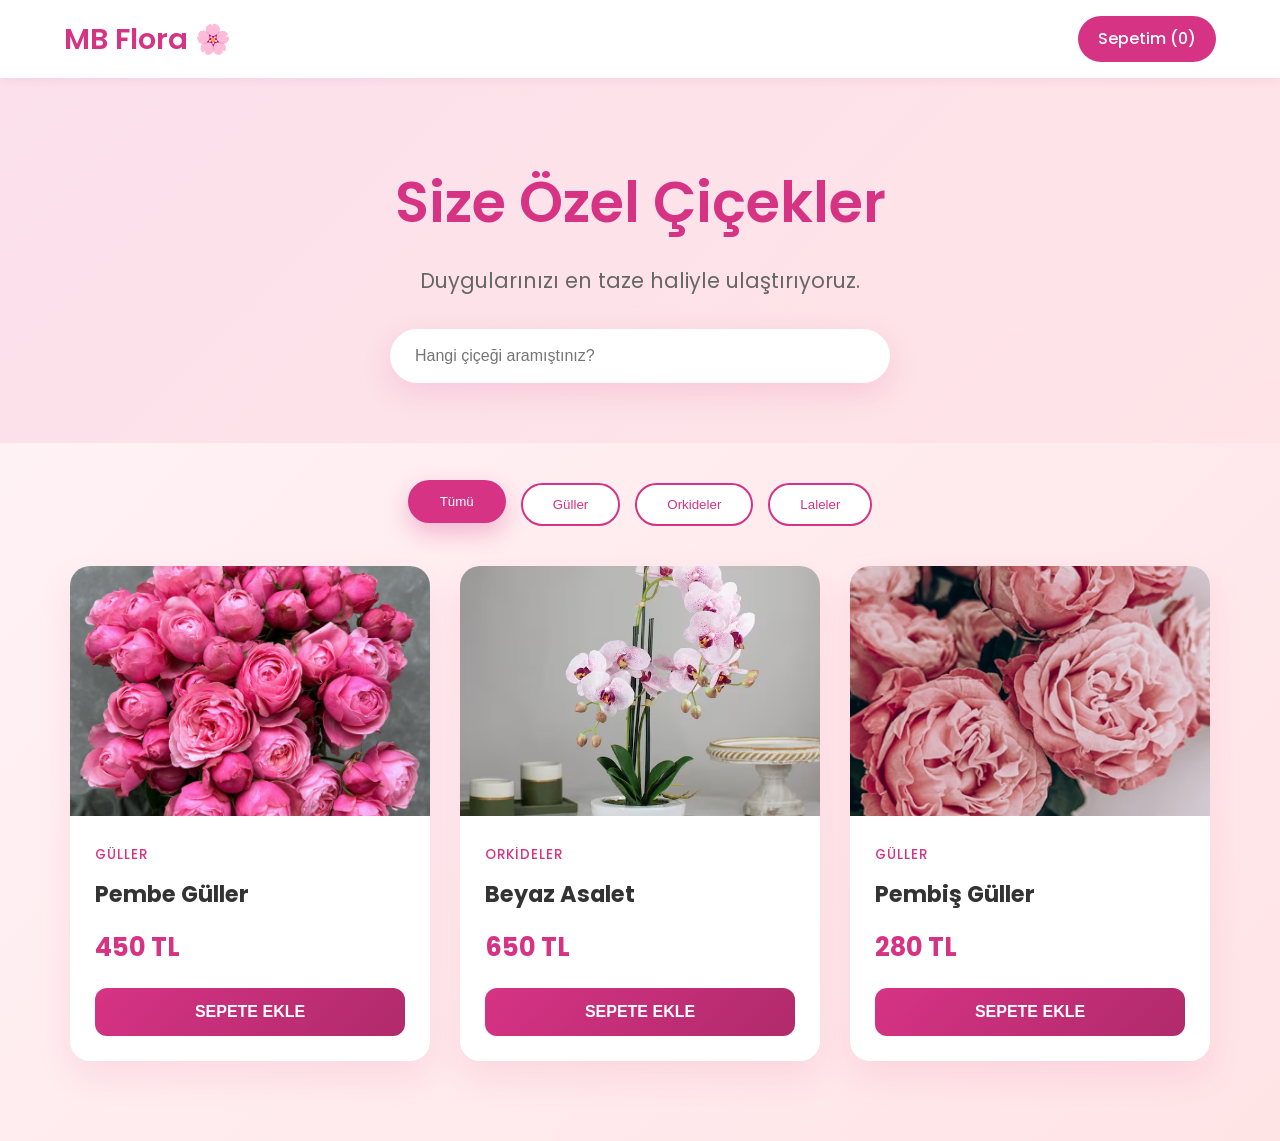
<file: index/index.html>
<!DOCTYPE html>
<html lang="tr">
<head>
    <meta charset="UTF-8">
    <title>MB Flora | Güvenilir Katalog</title>
    <link href="https://fonts.googleapis.com/css2?family=Poppins:wght@300;400;600&display=swap" rel="stylesheet">
    <link rel="stylesheet" href="style.css">
</head>
<body>

<nav>
    <div class="logo">
        <a href="index.html">MB Flora 🌸</a>
    </div>
    <div class="nav-links">
        <div id="cart-btn" onclick="toggleCart()">Sepetim (0)</div>
    </div>
</nav>

<div class="hero-section">
    <h1>Size Özel Çiçekler</h1>
    <p>Duygularınızı en taze haliyle ulaştırıyoruz.</p>
    
    <div class="search-wrapper">
        <input type="text" id="product-search" placeholder="Hangi çiçeği aramıştınız?" onkeyup="searchProducts()">
    </div>
</div>

<div class="categories">
    <button class="cat-btn active" onclick="filterData('all', this)">Tümü</button>
    <button class="cat-btn" onclick="filterData('gul', this)">Güller</button>
    <button class="cat-btn" onclick="filterData('orkide', this)">Orkideler</button>
    <button class="cat-btn" onclick="filterData('lale', this)">Laleler</button>
</div>

<div class="product-grid">
    <div class="product-card gul">
        <div class="img-container">
            <img src="../img/rose1.jpg" class="product-img">
        </div>
        <div class="product-info">
            <small>GÜLLER</small>
            <h3>Pembe Güller</h3>
            <div class="product-price">450 TL</div>
            <button class="add-btn" onclick="buy('Pembe Güller', 450)">SEPETE EKLE</button>
        </div>
    </div>

    <div class="product-card orkide">
        <div class="img-container">
            <img src="../img/orchid1.jpg" class="product-img">
        </div>
        <div class="product-info">
            <small>ORKİDELER</small>
            <h3>Beyaz Asalet</h3>
            <div class="product-price">650 TL</div>
            <button class="add-btn" onclick="buy('Beyaz Asalet', 650)">SEPETE EKLE</button>
        </div>
    </div>

    <div class="product-card gul">
        <div class="img-container">
            <img src="../img/rose2.jpg" class="product-img">
        </div>
        <div class="product-info">
            <small>GÜLLER</small>
            <h3>Pembiş Güller</h3>
            <div class="product-price">280 TL</div>
            <button class="add-btn" onclick="buy('Pembiş Güller', 280)">SEPETE EKLE</button>
        </div>
    </div>
</div>

<div class="modal-overlay" id="overlay" onclick="toggleCart()"></div>
<div class="cart-modal" id="cartModal">
    <h2>Sepetiniz 🛒</h2>
    <div class="cart-items-list" id="cartList">
        Sepetiniz şu an boş.
    </div>
    <div id="total-price" style="font-weight: 600; margin-bottom: 15px;">Toplam: 0 TL</div>
    <button class="add-btn">Ödemeye Geç</button>
    <br>
    <button class="close-cart" onclick="toggleCart()">Kapat</button>
</div>

<script src="script.js"></script>
</body>
</html>
</file>
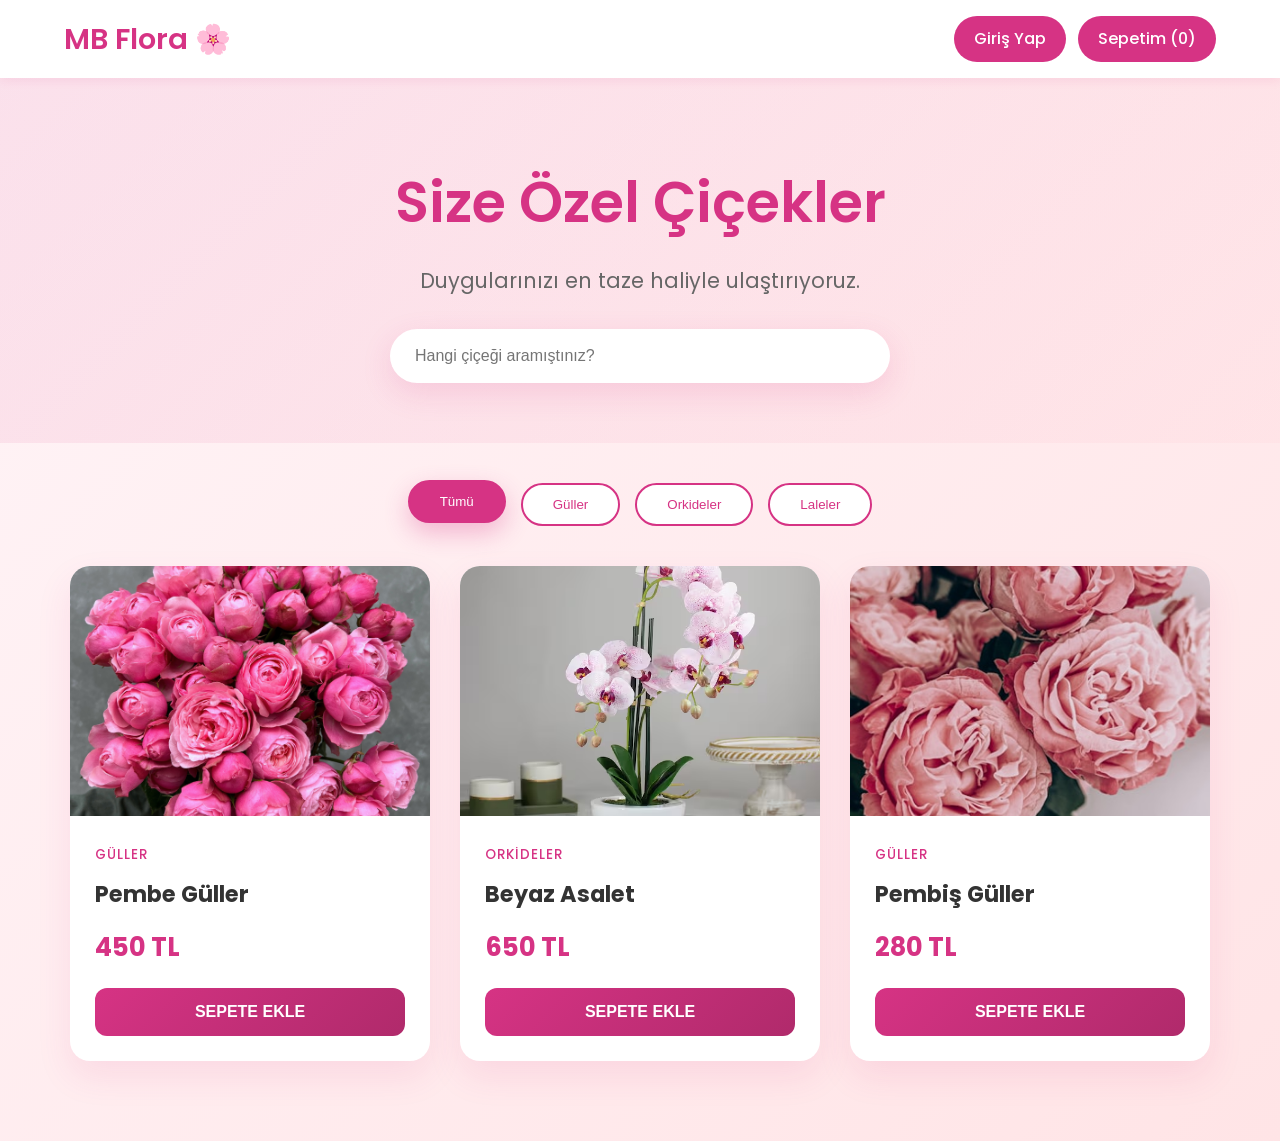
<file: Desktop/e-ticaret-projemiz-main/index/index.html>
<!DOCTYPE html>
<html lang="tr">
<head>
    <meta charset="UTF-8">
    <title>MB Flora | Güvenilir Katalog</title>
    <link href="https://fonts.googleapis.com/css2?family=Poppins:wght@300;400;600&display=swap" rel="stylesheet">
    <link rel="stylesheet" href="style.css">
</head>
<body>

<nav>
    <div class="logo">
        <a href="index.html">MB Flora 🌸</a>
    </div>
    <div class="nav-links">
        <div id="login-btn" onclick="window.location.href='../login/login.html'">Giriş Yap</div>
        <div id="cart-btn" onclick="toggleCart()">Sepetim (0)</div>
    </div>
</nav>

<div class="hero-section">
    <h1>Size Özel Çiçekler</h1>
    <p>Duygularınızı en taze haliyle ulaştırıyoruz.</p>
    
    <div class="search-wrapper">
        <input type="text" id="product-search" placeholder="Hangi çiçeği aramıştınız?" onkeyup="searchProducts()">
    </div>
</div>

<div class="categories">
    <button class="cat-btn active" onclick="filterData('all', this)">Tümü</button>
    <button class="cat-btn" onclick="filterData('gul', this)">Güller</button>
    <button class="cat-btn" onclick="filterData('orkide', this)">Orkideler</button>
    <button class="cat-btn" onclick="filterData('lale', this)">Laleler</button>
</div>

<div class="product-grid">
    <div class="product-card gul">
        <div class="img-container">
            <img src="../img/rose1.jpg" class="product-img">
        </div>
        <div class="product-info">
            <small>GÜLLER</small>
            <h3>Pembe Güller</h3>
            <div class="product-price">450 TL</div>
            <button class="add-btn" onclick="buy('Pembe Güller', 450)">SEPETE EKLE</button>
        </div>
    </div>

    <div class="product-card orkide">
        <div class="img-container">
            <img src="../img/orchid1.jpg" class="product-img">
        </div>
        <div class="product-info">
            <small>ORKİDELER</small>
            <h3>Beyaz Asalet</h3>
            <div class="product-price">650 TL</div>
            <button class="add-btn" onclick="buy('Beyaz Asalet', 650)">SEPETE EKLE</button>
        </div>
    </div>

    <div class="product-card gul">
        <div class="img-container">
            <img src="../img/rose2.jpg" class="product-img">
        </div>
        <div class="product-info">
            <small>GÜLLER</small>
            <h3>Pembiş Güller</h3>
            <div class="product-price">280 TL</div>
            <button class="add-btn" onclick="buy('Pembiş Güller', 280)">SEPETE EKLE</button>
        </div>
    </div>
</div>

<div class="modal-overlay" id="overlay" onclick="toggleCart()"></div>
<div class="cart-modal" id="cartModal">
    <h2>Sepetiniz 🛒</h2>
    <div class="cart-items-list" id="cartList">
        Sepetiniz şu an boş.
    </div>
    <div id="total-price" style="font-weight: 600; margin-bottom: 15px;">Toplam: 0 TL</div>
    <button class="add-btn">Ödemeye Geç</button>
    <br>
    <button class="close-cart" onclick="toggleCart()">Kapat</button>
</div>

<script src="script.js"></script>
</body>
</html>
</file>
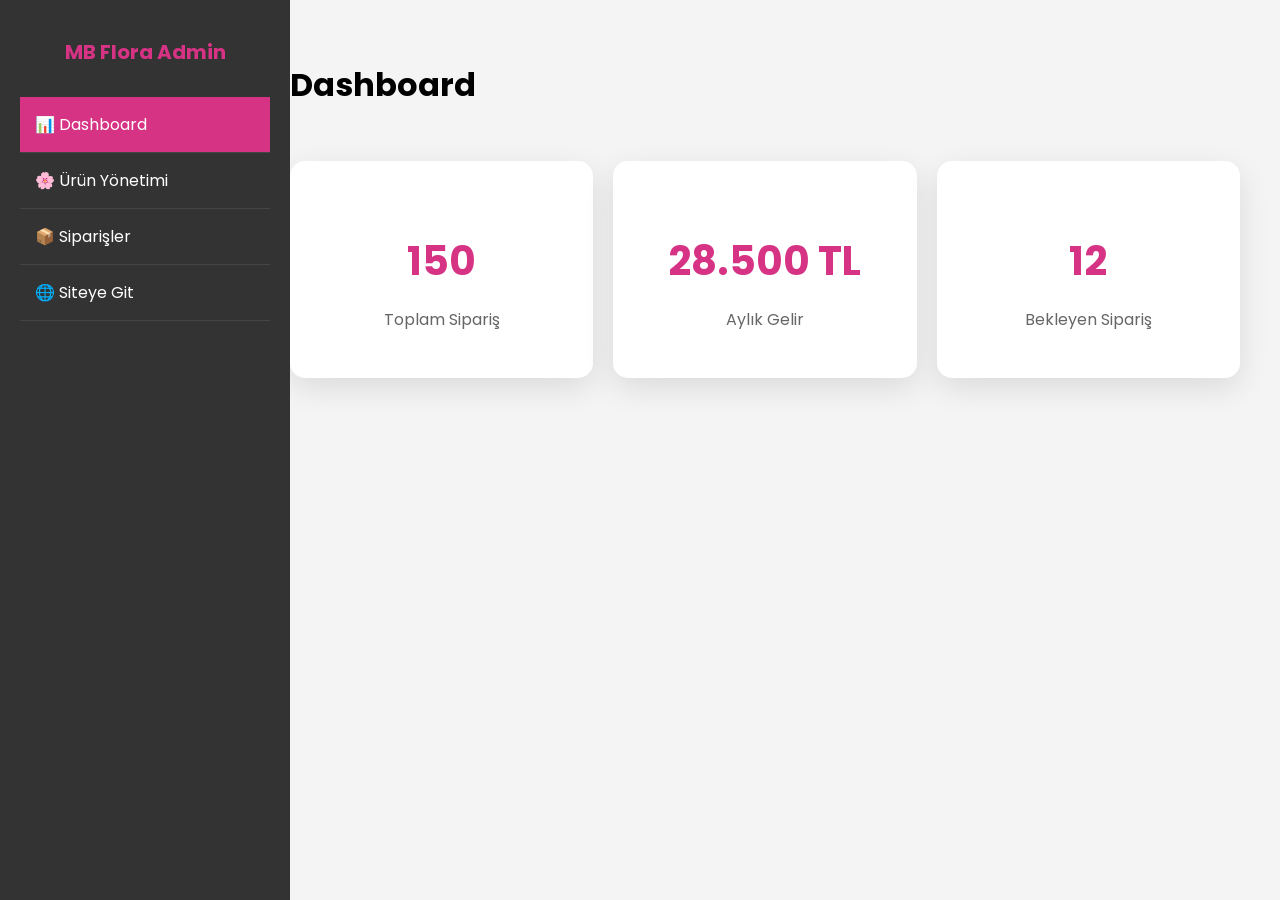
<file: admin/admin.html>
<!DOCTYPE html>
<html lang="tr">
<head>
    <meta charset="UTF-8">
    <title>MB Flora | Yönetim Paneli</title>
    <link href="https://fonts.googleapis.com/css2?family=Poppins:wght@300;400;600&display=swap" rel="stylesheet">
    <link rel="stylesheet" href="admin-style.css">
    <script src="admin-script.js"></script>
</head>
<body>

<div class="sidebar">
    <h2>MB Flora Admin</h2>
    <ul>
        <li onclick="showSection('dashboard', this)" class="active">📊 Dashboard</li>
        <li onclick="showSection('products')">🌸 Ürün Yönetimi</li>
        <li onclick="showSection('orders')">📦 Siparişler</li>
        <li onclick="window.location.href='../index/index.html'">🌐 Siteye Git</li>
    </ul>
</div>

<div class="main-content">
    <!-- DASHBOARD -->
    <div id="dashboard-section" class="content-section active">
        <div class="header">
            <h1>Dashboard</h1>
        </div>
        <div class="stats-grid">
            <div class="stat-card">
                <h3>150</h3><p>Toplam Sipariş</p>
            </div>
            <div class="stat-card">
                <h3>28.500 TL</h3><p>Aylık Gelir</p>
            </div>
            <div class="stat-card">
                <h3>12</h3><p>Bekleyen Sipariş</p>
            </div>
        </div>
    </div>

    <!-- ÜRÜN YÖNETİMİ -->
    <div id="products-section" class="content-section">
        <div class="header">
            <h1>Ürün Yönetimi</h1>
            <button class="btn-add" onclick="toggleAddProductForm()">+ Yeni Ürün Ekle</button>
        </div>
        
        <!-- YENİ ÜRÜN FORMU -->
        <div id="add-product-form" class="form-overlay" style="display:none;">
            <div class="form-container">
                <h3>Yeni Ürün Ekle</h3>
                <form onsubmit="addNewProduct(event)">
                    <input type="text" id="new-product-name" placeholder="Ürün Adı" required>
                    <input type="number" id="new-product-stock" placeholder="Stok Adedi" required>
                    <input type="number" id="new-product-price" placeholder="Fiyat (TL)" required>
                    <select id="new-product-category" required>
                        <option value="">Kategori Seç</option>
                        <option value="gul">Güller</option>
                        <option value="orkide">Orkideler</option>
                        <option value="lale">Laleler</option>
                    </select>
                    <div class="form-buttons">
                        <button type="submit" class="btn-add">Ekle</button>
                        <button type="button" class="btn-delete" onclick="toggleAddProductForm()">İptal</button>
                    </div>
                </form>
            </div>
        </div>

        <table id="products-table">
            <thead>
                <tr><th>Ürün</th><th>Kategori</th><th>Stok</th><th>Fiyat</th><th>İşlem</th></tr>
            </thead>
            <tbody id="products-tbody"></tbody>
        </table>
    </div>

    <!-- SİPARİŞLER -->
    <div id="orders-section" class="content-section">
        <div class="header">
            <h1>Sipariş Yönetimi</h1>
        </div>
        <table id="orders-table">
            <thead><tr><th>Sipariş No</th><th>Müşteri</th><th>Ürün</th><th>Tutar</th><th>Durum</th><th>İşlem</th></tr></thead>
            <tbody>
                <tr><td>#1024</td><td>Ahmet Yılmaz</td><td>Pembe Güller</td><td>450 TL</td><td><span class="status-badge status-preparing">Hazırlanıyor</span></td><td><button class="btn-update" onclick="updateOrderStatus(this)">Kargoya Ver</button></td></tr>
                <tr><td>#1025</td><td>Ayşe Demir</td><td>Beyaz Asalet</td><td>650 TL</td><td><span class="status-badge status-shipped">Kargoda</span></td><td><button class="btn-update" onclick="updateOrderStatus(this)">Teslim Edildi</button></td></tr>
            </tbody>
        </table>
    </div>
</div>

</body>
</html>
</file>
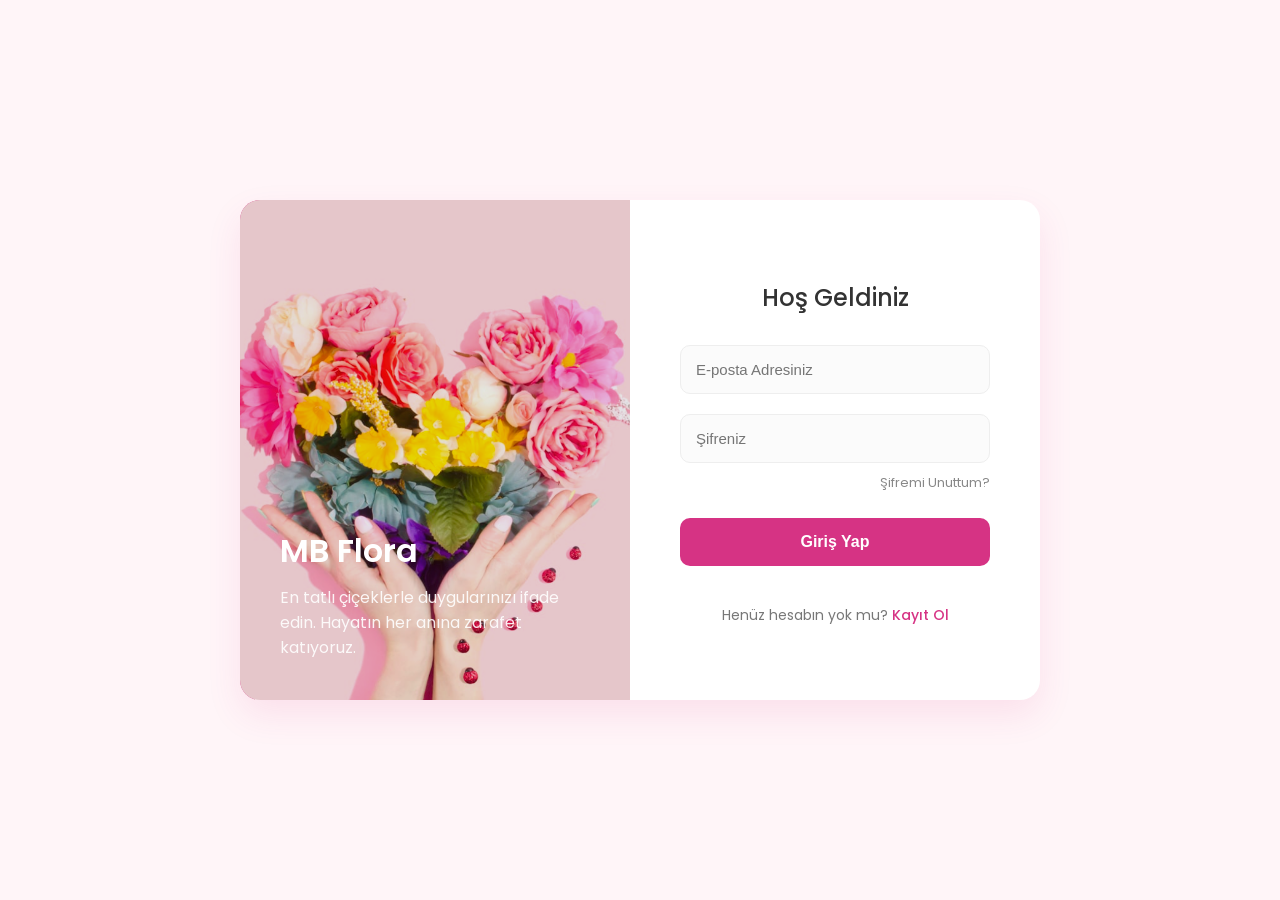
<file: login/login.html>
<!DOCTYPE html>
<html lang="tr">
<head>
    <meta charset="UTF-8">
    <meta name="viewport" content="width=device-width, initial-scale=1.0">
    <title>MB Flora | Zarafete Giriş Yap</title>
    <link href="https://fonts.googleapis.com/css2?family=Poppins:wght@400;500;600&display=swap" rel="stylesheet">
    <link rel="stylesheet" href="login-style.css">
</head>
<body>
<div class="main-container">
    <div class="image-section">
        <h1>MB Flora</h1>
        <p>En tatlı çiçeklerle duygularınızı ifade edin. Hayatın her anına zarafet katıyoruz.</p>
    </div>

    <div class="form-section" id="authBox">
        <h2 id="formTitle">Hoş Geldiniz</h2>
        <form onsubmit="return handleAuth(event)">
            <div id="dynamicFields"></div>
            <div class="input-group">
                <input type="email" placeholder="E-posta Adresiniz" id="email" required>
            </div>
            <div class="input-group">
                <input type="password" placeholder="Şifreniz" id="password" required>
            </div>
            <a href="#" class="forgot-pass" id="forgotLink">Şifremi Unuttum?</a>
            <button type="submit" class="submit-btn" id="mainBtn">Giriş Yap</button>
        </form>
        <div class="footer-links">
            <p id="toggleText">Henüz hesabın yok mu? <span onclick="toggleForm()">Kayıt Ol</span></p>
        </div>
    </div>
</div>

<script src="login-script.js"></script>
</body>
</html>
</file>
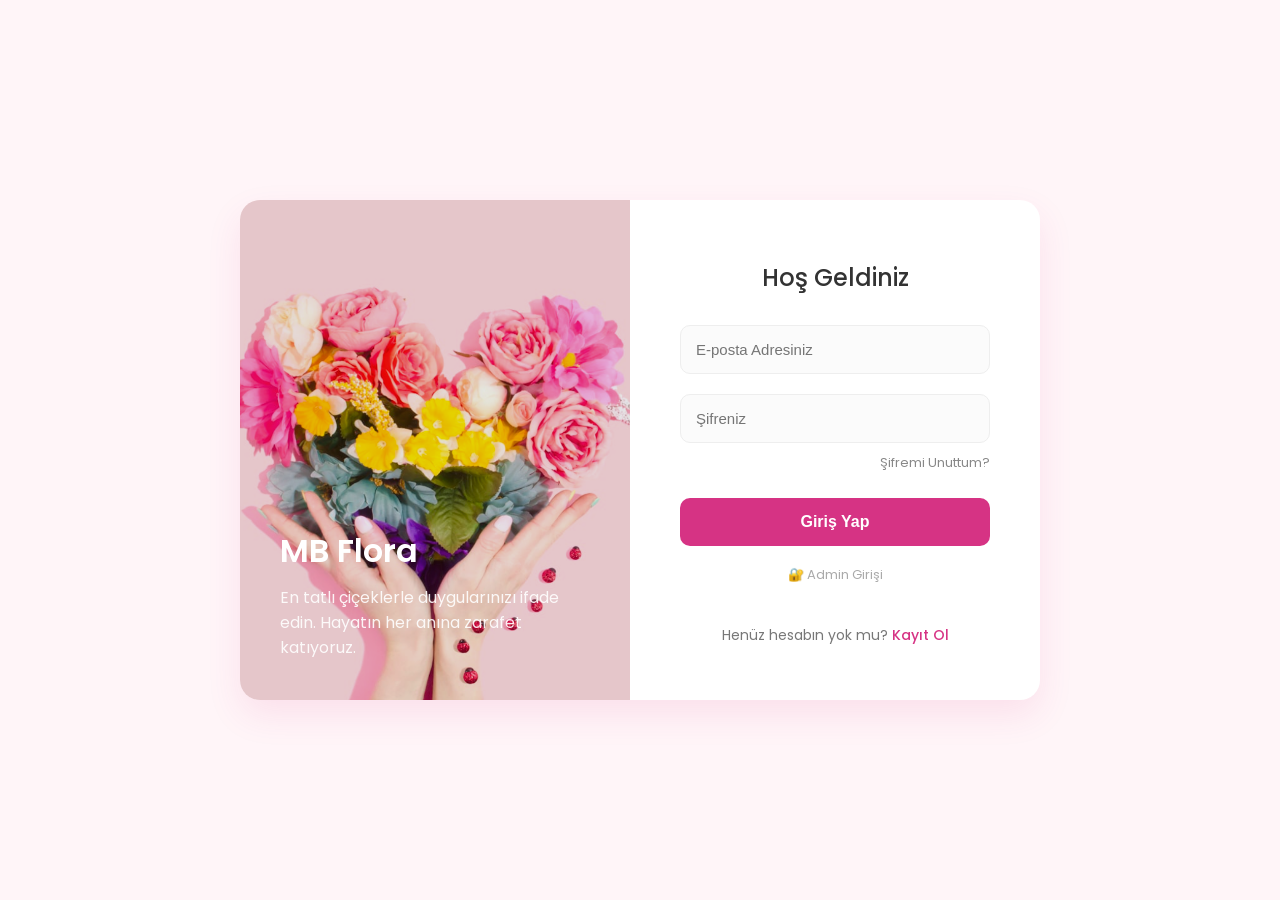
<file: Desktop/e-ticaret-projemiz-main/login/login.html>
<!DOCTYPE html>
<html lang="tr">
<head>
    <meta charset="UTF-8">
    <meta name="viewport" content="width=device-width, initial-scale=1.0">
    <title>MB Flora | Zarafete Giriş Yap</title>
    <link href="https://fonts.googleapis.com/css2?family=Poppins:wght@400;500;600&display=swap" rel="stylesheet">
    <link rel="stylesheet" href="login-style.css">
</head>
<body>
<div class="main-container">
    <div class="image-section">
        <h1>MB Flora</h1>
        <p>En tatlı çiçeklerle duygularınızı ifade edin. Hayatın her anına zarafet katıyoruz.</p>
    </div>

    <div class="form-section" id="authBox">
        <h2 id="formTitle">Hoş Geldiniz</h2>
        <form onsubmit="return handleAuth(event)">
            <div id="dynamicFields"></div>
            <div class="input-group">
                <input type="email" placeholder="E-posta Adresiniz" id="email" required>
            </div>
            <div class="input-group">
                <input type="password" placeholder="Şifreniz" id="password" required>
            </div>
            <a href="#" class="forgot-pass" id="forgotLink">Şifremi Unuttum?</a>
            <button type="submit" class="submit-btn" id="mainBtn">Giriş Yap</button>
        </form>
            <div style="text-align:center; margin-top: 15px;">
                 <a href="#" onclick="adminGiris()" style="font-size:13px; color:#aaa; text-decoration:none;">
    🔐 Admin Girişi
</a>
</div>
        <div class="footer-links">
            <p id="toggleText">Henüz hesabın yok mu? <span onclick="toggleForm()">Kayıt Ol</span></p>
        </div>
    </div>
</div>

<script src="login-script.js"></script>
</body>
</html>
</file>
<file: index/style.css>
/* MB Flora - Ana Sayfa Stilleri */
* {
    margin: 0;
    padding: 0;
    box-sizing: border-box;
}

body {
    font-family: 'Poppins', sans-serif;
    line-height: 1.6;
    color: #333;
    background: linear-gradient(135deg, #fff5f8 0%, #ffe4e6 100%);
    min-height: 100vh;
}

/* Navigation */
nav {
    background: white;
    padding: 1rem 5%;
    box-shadow: 0 2px 10px rgba(214, 51, 132, 0.1);
    display: flex;
    justify-content: space-between;
    align-items: center;
    position: sticky;
    top: 0;
    z-index: 100;
}

.logo a {
    font-size: 1.8rem;
    font-weight: 600;
    color: #d63384;
    text-decoration: none;
}

.nav-links #cart-btn {
    background: #d63384;
    color: white;
    padding: 10px 20px;
    border-radius: 25px;
    cursor: pointer;
    font-weight: 500;
    transition: 0.3s;
}

#cart-btn:hover {
    background: #b02a6b;
    transform: scale(1.05);
}

/* Hero Section */
.hero-section {
    text-align: center;
    padding: 80px 5% 60px;
    background: linear-gradient(135deg, rgba(214, 51, 132, 0.1) 0%, rgba(255, 182, 193, 0.1) 100%);
}

.hero-section h1 {
    font-size: 3.5rem;
    color: #d63384;
    margin-bottom: 1rem;
    font-weight: 600;
}

.hero-section p {
    font-size: 1.3rem;
    color: #666;
    margin-bottom: 2rem;
}

.search-wrapper {
    max-width: 500px;
    margin: 0 auto;
}

.search-wrapper input {
    width: 100%;
    padding: 18px 25px;
    border: none;
    border-radius: 50px;
    font-size: 16px;
    box-shadow: 0 10px 30px rgba(214, 51, 132, 0.15);
    background: white;
    outline: none;
    transition: 0.3s;
}

.search-wrapper input:focus {
    box-shadow: 0 15px 40px rgba(214, 51, 132, 0.25);
    transform: translateY(-2px);
}

/* Categories */
.categories {
    display: flex;
    justify-content: center;
    gap: 15px;
    padding: 40px 5%;
    flex-wrap: wrap;
}

.cat-btn {
    padding: 12px 30px;
    border: 2px solid #d63384;
    background: white;
    color: #d63384;
    border-radius: 30px;
    cursor: pointer;
    font-weight: 500;
    transition: 0.3s;
}

.cat-btn:hover, .cat-btn.active {
    background: #d63384;
    color: white;
    transform: translateY(-3px);
    box-shadow: 0 10px 25px rgba(214, 51, 132, 0.3);
}

/* Product Grid */
.product-grid {
    display: grid;
    grid-template-columns: repeat(auto-fit, 360px);
    gap: 30px;
    justify-content: center; 
    padding: 0 5% 80px;
    max-width: 1400px;
    margin: 0 auto;
}

.product-card {
    background: white;
    border-radius: 20px;
    overflow: hidden;
    box-shadow: 0 15px 35px rgba(214, 51, 132, 0.1);
    transition: 0.4s;
    opacity: 1;
}

.product-card:hover {
    transform: translateY(-15px);
    box-shadow: 0 25px 50px rgba(214, 51, 132, 0.2);
}

.product-card.hidden {
    display: none;
    opacity: 0;
}

.img-container {
    height: 250px;
    overflow: hidden;
}

.product-img {
    width: 100%;
    height: 100%;
    object-fit: cover;
    transition: 0.4s;
}

.product-card:hover .product-img {
    transform: scale(1.1);
}

.product-info {
    padding: 25px;
}

.product-info small {
    color: #d63384;
    font-weight: 500;
    text-transform: uppercase;
    letter-spacing: 1px;
}

.product-info h3 {
    margin: 10px 0 15px;
    font-size: 1.4rem;
    color: #333;
}

.product-price {
    font-size: 1.6rem;
    font-weight: 700;
    color: #d63384;
    margin-bottom: 20px;
}

.add-btn {
    width: 100%;
    padding: 15px;
    background: linear-gradient(135deg, #d63384, #b02a6b);
    color: white;
    border: none;
    border-radius: 12px;
    font-size: 16px;
    font-weight: 600;
    cursor: pointer;
    transition: 0.3s;
}

.add-btn:hover {
    transform: translateY(-3px);
    box-shadow: 0 15px 30px rgba(214, 51, 132, 0.4);
}

/* Modal */
.modal-overlay {
    position: fixed;
    top: 0;
    left: 0;
    width: 100%;
    height: 100%;
    background: rgba(0,0,0,0.5);
    z-index: 1000;
    display: none;
}

.cart-modal {
    position: fixed;
    top: 50%;
    left: 50%;
    transform: translate(-50%, -50%);
    background: white;
    padding: 30px;
    border-radius: 20px;
    max-width: 500px;
    width: 90%;
    max-height: 80vh;
    overflow-y: auto;
    box-shadow: 0 25px 50px rgba(0,0,0,0.3);
    display: none;
    z-index: 1001;
}

.cart-modal h2 {
    color: #d63384;
    margin-bottom: 20px;
    text-align: center;
}

.close-cart {
    width: 100%;
    padding: 12px;
    background: #666;
    color: white;
    border: none;
    border-radius: 10px;
    cursor: pointer;
    margin-top: 10px;
}

.close-cart:hover {
    background: #555;
}

/* Responsive */
@media (max-width: 768px) {
    .hero-section h1 { font-size: 2.5rem; }
    .categories { flex-direction: column; align-items: center; }
    .product-grid { grid-template-columns: 1fr; padding: 0 5% 40px; }
    nav { padding: 1rem 3%; }
}
</file>
<file: Desktop/e-ticaret-projemiz-main/index/style.css>
/* MB Flora - Ana Sayfa Stilleri */
* {
    margin: 0;
    padding: 0;
    box-sizing: border-box;
}

body {
    font-family: 'Poppins', sans-serif;
    line-height: 1.6;
    color: #333;
    background: linear-gradient(135deg, #fff5f8 0%, #ffe4e6 100%);
    min-height: 100vh;
}

/* Navigation */
nav {
    background: white;
    padding: 1rem 5%;
    box-shadow: 0 2px 10px rgba(214, 51, 132, 0.1);
    display: flex;
    justify-content: space-between;
    align-items: center;
    position: sticky;
    top: 0;
    z-index: 100;
}

.logo a {
    font-size: 1.8rem;
    font-weight: 600;
    color: #d63384;
    text-decoration: none;
}

.nav-links {
    display: flex;
    align-items: center;
    gap: 12px;
}

#login-btn {
    background: #d63384;
    color: white;
    padding: 10px 20px;
    border-radius: 25px;
    cursor: pointer;
    font-weight: 500;
    transition: 0.3s;
}

#login-btn:hover {
    background: #b02a6b;
    transform: scale(1.05);
}

.nav-links #cart-btn {
    background: #d63384;
    color: white;
    padding: 10px 20px;
    border-radius: 25px;
    cursor: pointer;
    font-weight: 500;
    transition: 0.3s;
}

#cart-btn:hover {
    background: #b02a6b;
    transform: scale(1.05);
}

/* Hero Section */
.hero-section {
    text-align: center;
    padding: 80px 5% 60px;
    background: linear-gradient(135deg, rgba(214, 51, 132, 0.1) 0%, rgba(255, 182, 193, 0.1) 100%);
}

.hero-section h1 {
    font-size: 3.5rem;
    color: #d63384;
    margin-bottom: 1rem;
    font-weight: 600;
}

.hero-section p {
    font-size: 1.3rem;
    color: #666;
    margin-bottom: 2rem;
}

.search-wrapper {
    max-width: 500px;
    margin: 0 auto;
}

.search-wrapper input {
    width: 100%;
    padding: 18px 25px;
    border: none;
    border-radius: 50px;
    font-size: 16px;
    box-shadow: 0 10px 30px rgba(214, 51, 132, 0.15);
    background: white;
    outline: none;
    transition: 0.3s;
}

.search-wrapper input:focus {
    box-shadow: 0 15px 40px rgba(214, 51, 132, 0.25);
    transform: translateY(-2px);
}

/* Categories */
.categories {
    display: flex;
    justify-content: center;
    gap: 15px;
    padding: 40px 5%;
    flex-wrap: wrap;
}

.cat-btn {
    padding: 12px 30px;
    border: 2px solid #d63384;
    background: white;
    color: #d63384;
    border-radius: 30px;
    cursor: pointer;
    font-weight: 500;
    transition: 0.3s;
}

.cat-btn:hover, .cat-btn.active {
    background: #d63384;
    color: white;
    transform: translateY(-3px);
    box-shadow: 0 10px 25px rgba(214, 51, 132, 0.3);
}

/* Product Grid */
.product-grid {
    display: grid;
    grid-template-columns: repeat(auto-fit, 360px);
    gap: 30px;
    justify-content: center; 
    padding: 0 5% 80px;
    max-width: 1400px;
    margin: 0 auto;
}

.product-card {
    background: white;
    border-radius: 20px;
    overflow: hidden;
    box-shadow: 0 15px 35px rgba(214, 51, 132, 0.1);
    transition: 0.4s;
    opacity: 1;
}

.product-card:hover {
    transform: translateY(-15px);
    box-shadow: 0 25px 50px rgba(214, 51, 132, 0.2);
}

.product-card.hidden {
    display: none;
    opacity: 0;
}

.img-container {
    height: 250px;
    overflow: hidden;
}

.product-img {
    width: 100%;
    height: 100%;
    object-fit: cover;
    transition: 0.4s;
}

.product-card:hover .product-img {
    transform: scale(1.1);
}

.product-info {
    padding: 25px;
}

.product-info small {
    color: #d63384;
    font-weight: 500;
    text-transform: uppercase;
    letter-spacing: 1px;
}

.product-info h3 {
    margin: 10px 0 15px;
    font-size: 1.4rem;
    color: #333;
}

.product-price {
    font-size: 1.6rem;
    font-weight: 700;
    color: #d63384;
    margin-bottom: 20px;
}

.add-btn {
    width: 100%;
    padding: 15px;
    background: linear-gradient(135deg, #d63384, #b02a6b);
    color: white;
    border: none;
    border-radius: 12px;
    font-size: 16px;
    font-weight: 600;
    cursor: pointer;
    transition: 0.3s;
}

.add-btn:hover {
    transform: translateY(-3px);
    box-shadow: 0 15px 30px rgba(214, 51, 132, 0.4);
}

/* Modal */
.modal-overlay {
    position: fixed;
    top: 0;
    left: 0;
    width: 100%;
    height: 100%;
    background: rgba(0,0,0,0.5);
    z-index: 1000;
    display: none;
}

.cart-modal {
    position: fixed;
    top: 50%;
    left: 50%;
    transform: translate(-50%, -50%);
    background: white;
    padding: 30px;
    border-radius: 20px;
    max-width: 500px;
    width: 90%;
    max-height: 80vh;
    overflow-y: auto;
    box-shadow: 0 25px 50px rgba(0,0,0,0.3);
    display: none;
    z-index: 1001;
}

.cart-modal h2 {
    color: #d63384;
    margin-bottom: 20px;
    text-align: center;
}

.close-cart {
    width: 100%;
    padding: 12px;
    background: #666;
    color: white;
    border: none;
    border-radius: 10px;
    cursor: pointer;
    margin-top: 10px;
}

.close-cart:hover {
    background: #555;
}

/* Responsive */
@media (max-width: 768px) {
    .hero-section h1 { font-size: 2.5rem; }
    .categories { flex-direction: column; align-items: center; }
    .product-grid { grid-template-columns: 1fr; padding: 0 5% 40px; }
    nav { padding: 1rem 3%; }
}
</file>
<file: admin/admin-style.css>
body { font-family: 'Poppins', sans-serif; margin: 0; display: flex; background: #f4f4f4; }

/* Yan Menü (Sidebar) */
.sidebar { width: 250px; height: 100vh; background: #333; color: white; padding: 20px; position: fixed; }
.sidebar h2 { color: #d63384; font-size: 20px; text-align: center; }
.sidebar ul { list-style: none; padding: 0; margin-top: 30px; }
.sidebar ul li { padding: 15px; border-bottom: 1px solid #444; cursor: pointer; transition: 0.3s; }
.sidebar ul li:hover { background: #d63384; }

/* Ana İçerik Alanı */
.main-content { margin-left: 250px; padding: 40px; width: 100%; }
.header { display: flex; justify-content: space-between; align-items: center; margin-bottom: 30px; }

/* Tablo Tasarımı */
table { width: 100%; background: white; border-collapse: collapse; border-radius: 10px; overflow: hidden; box-shadow: 0 5px 15px rgba(0,0,0,0.05); }
th, td { padding: 15px; text-align: left; border-bottom: 1px solid #eee; }
th { background: #d63384; color: white; }

.status-badge { padding: 5px 10px; border-radius: 15px; font-size: 12px; font-weight: 600; }
.status-preparing { background: #fff3cd; color: #856404; }
.status-shipped { background: #d1ecf1; color: #0c5460; }

.btn-delete { background: #ff4d4d; color: white; border: none; padding: 5px 10px; border-radius: 5px; cursor: pointer; }
.btn-add { background: #d63384; color: white; border: none; padding: 10px 20px; border-radius: 5px; cursor: pointer; font-weight: 600; }

/* === YENİ EKLEMELER === */

/* 1. Sayfa Geçişi */
.content-section { display: none; }
.content-section.active { display: block; }

/* 2. Dashboard İstatistik Kartları */
.stats-grid {
    display: grid;
    grid-template-columns: repeat(auto-fit, minmax(250px, 1fr));
    gap: 20px;
    margin-bottom: 40px;
}
.stat-card {
    background: white;
    padding: 30px;
    border-radius: 15px;
    text-align: center;
    box-shadow: 0 10px 30px rgba(0,0,0,0.1);
}
.stat-card h3 { 
    font-size: 2.5rem; 
    color: #d63384; 
    margin-bottom: 10px; 
}
.stat-card p { 
    color: #666; 
    font-size: 16px; 
}

/* 3. Popup Form */
.form-overlay {
    position: fixed;
    top: 0; left: 0; 
    width: 100%; height: 100%; 
    background: rgba(0,0,0,0.5); 
    z-index: 1000; 
    display: flex; 
    justify-content: center; 
    align-items: center;
}
.form-container {
    background: white;
    padding: 30px;
    border-radius: 15px;
    width: 90%;
    max-width: 500px;
    box-shadow: 0 20px 50px rgba(0,0,0,0.3);
}
.form-container input, 
.form-container select {
    width: 100%;
    padding: 15px;
    margin-bottom: 20px;
    border: 2px solid #eee;
    border-radius: 10px;
    font-size: 16px;
    transition: 0.3s;
}
.form-container input:focus, 
.form-container select:focus {
    border-color: #d63384;
    outline: none;
}
.form-buttons {
    display: flex;
    gap: 15px;
}
.form-buttons button {
    flex: 1;
}

/* 4. Yeni Buton Stilleri */
.btn-update {
    background: #28a745;
    color: white;
    border: none;
    padding: 8px 15px;
    border-radius: 8px;
    cursor: pointer;
    font-size: 14px;
}
.btn-update:hover { 
    background: #218838; 
}

/* 5. Sidebar İyileştirme */
.sidebar ul li.active { 
    background: #d63384 !important; 
}

/* 6. Responsive */
@media (max-width: 768px) {
    .main-content { 
        margin-left: 0; 
        padding: 20px; 
        width: 100%; 
    }
}
</file>
<file: login/login-style.css>
/* CSS: Profesyonel Makyaj */
* { box-sizing: border-box; }
body { 
    font-family: 'Poppins', sans-serif; 
    background: #fff5f8; 
    margin: 0; 
    display: flex; 
    justify-content: center; 
    align-items: center; 
    height: 100vh; 
}

.main-container {
    display: flex;
    background: white;
    border-radius: 20px;
    box-shadow: 0 15px 35px rgba(214, 51, 132, 0.1);
    overflow: hidden;
    width: 800px;
    max-width: 90%;
    height: 500px;
}

/* Sol Taraf: Yerel Görsel Kullanımı */
.image-section {
    flex: 1;
    background-color: #d63384; 
    background-image: url('../img/giris.jpg'); 
    background-size: cover;
    background-position: center;
    color: white;
    padding: 40px;
    display: flex;
    flex-direction: column;
    justify-content: flex-end;
    position: relative;
}

.image-section::before {
    content: "";
    position: absolute;
    top: 0; left: 0; right: 0; bottom: 0;
    background: rgba(0, 0, 0, 0.1);
    z-index: 1;
}

.image-section h1, .image-section p {
    position: relative;
    z-index: 2;
}

.image-section h1 { font-size: 32px; margin-bottom: 10px; font-weight: 600; }
.image-section p { font-size: 16px; opacity: 0.9; margin: 0; }

.form-section {
    flex: 1;
    padding: 50px;
    display: flex;
    flex-direction: column;
    justify-content: center;
}
.form-section h2 { 
    color: #333; 
    margin-bottom: 30px; 
    font-weight: 500; 
    text-align: center;
}

.input-group { position: relative; margin-bottom: 20px; }
.input-group input {
    width: 100%;
    padding: 15px;
    border: 1px solid #eee;
    border-radius: 10px;
    font-size: 15px;
    transition: 0.3s;
    background-color: #fbfbfb;
}
.input-group input:focus {
    border-color: #d63384;
    outline: none;
    background-color: white;
}

.submit-btn {
    width: 100%;
    padding: 15px;
    background-color: #d63384;
    color: white;
    border: none;
    border-radius: 10px;
    cursor: pointer;
    font-size: 16px;
    font-weight: 600;
    transition: 0.3s;
    margin-top: 10px;
}
.submit-btn:hover { background-color: #b02a6b; transform: translateY(-2px); }

.footer-links { margin-top: 25px; text-align: center; font-size: 14px; color: #777; }
.footer-links span { color: #d63384; cursor: pointer; font-weight: 500; }
.footer-links span:hover { text-decoration: underline; }
.forgot-pass { text-align: right; font-size: 13px; color: #888; margin-top: -10px; margin-bottom: 15px; display: block; text-decoration: none;}

@media (max-width: 768px) {
    .main-container { flex-direction: column; height: auto; }
    .image-section { display: none; }
    .form-section { padding: 30px; }
}
</file>
<file: Desktop/e-ticaret-projemiz-main/login/login-style.css>
/* CSS: Profesyonel Makyaj */
* { box-sizing: border-box; }
body { 
    font-family: 'Poppins', sans-serif; 
    background: #fff5f8; 
    margin: 0; 
    display: flex; 
    justify-content: center; 
    align-items: center; 
    height: 100vh; 
}

.main-container {
    display: flex;
    background: white;
    border-radius: 20px;
    box-shadow: 0 15px 35px rgba(214, 51, 132, 0.1);
    overflow: hidden;
    width: 800px;
    max-width: 90%;
    height: 500px;
}

/* Sol Taraf: Yerel Görsel Kullanımı */
.image-section {
    flex: 1;
    background-color: #d63384; 
    background-image: url('../img/giris.jpg'); 
    background-size: cover;
    background-position: center;
    color: white;
    padding: 40px;
    display: flex;
    flex-direction: column;
    justify-content: flex-end;
    position: relative;
}

.image-section::before {
    content: "";
    position: absolute;
    top: 0; left: 0; right: 0; bottom: 0;
    background: rgba(0, 0, 0, 0.1);
    z-index: 1;
}

.image-section h1, .image-section p {
    position: relative;
    z-index: 2;
}

.image-section h1 { font-size: 32px; margin-bottom: 10px; font-weight: 600; }
.image-section p { font-size: 16px; opacity: 0.9; margin: 0; }

.form-section {
    flex: 1;
    padding: 50px;
    display: flex;
    flex-direction: column;
    justify-content: center;
}
.form-section h2 { 
    color: #333; 
    margin-bottom: 30px; 
    font-weight: 500; 
    text-align: center;
}

.input-group { position: relative; margin-bottom: 20px; }
.input-group input {
    width: 100%;
    padding: 15px;
    border: 1px solid #eee;
    border-radius: 10px;
    font-size: 15px;
    transition: 0.3s;
    background-color: #fbfbfb;
}
.input-group input:focus {
    border-color: #d63384;
    outline: none;
    background-color: white;
}

.submit-btn {
    width: 100%;
    padding: 15px;
    background-color: #d63384;
    color: white;
    border: none;
    border-radius: 10px;
    cursor: pointer;
    font-size: 16px;
    font-weight: 600;
    transition: 0.3s;
    margin-top: 10px;
}
.submit-btn:hover { background-color: #b02a6b; transform: translateY(-2px); }

.footer-links { margin-top: 25px; text-align: center; font-size: 14px; color: #777; }
.footer-links span { color: #d63384; cursor: pointer; font-weight: 500; }
.footer-links span:hover { text-decoration: underline; }
.forgot-pass { text-align: right; font-size: 13px; color: #888; margin-top: -10px; margin-bottom: 15px; display: block; text-decoration: none;}

@media (max-width: 768px) {
    .main-container { flex-direction: column; height: auto; }
    .image-section { display: none; }
    .form-section { padding: 30px; }
}
</file>
